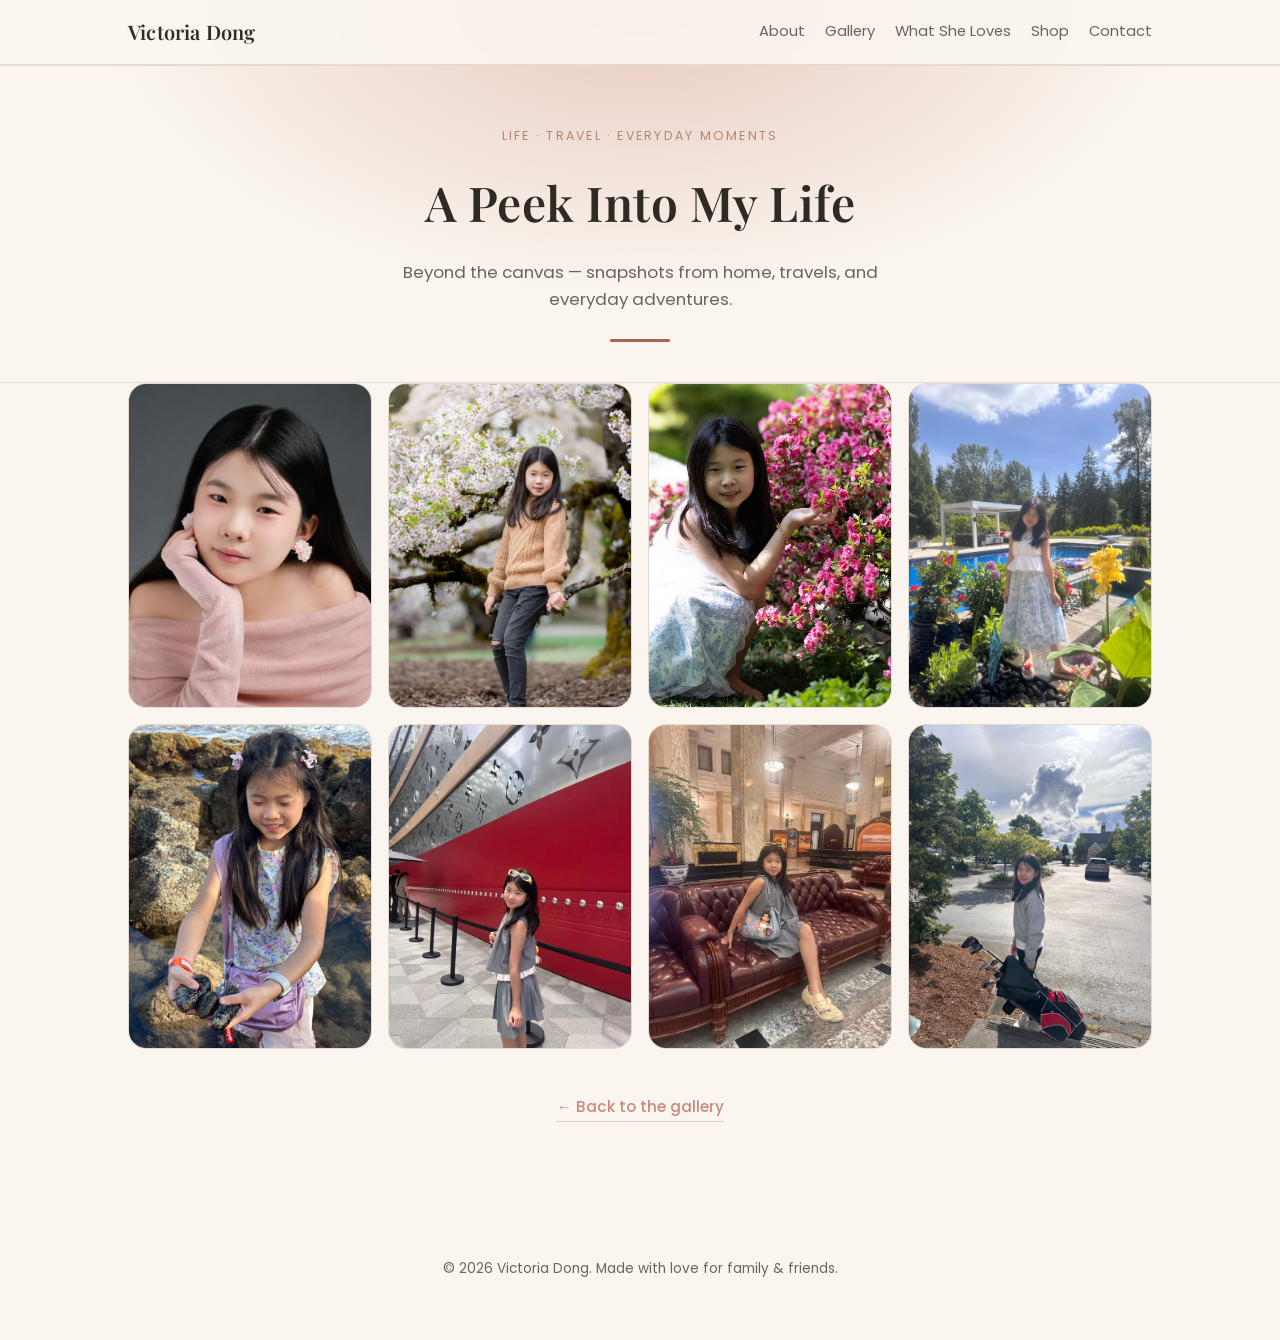
<file: life.html>
<!DOCTYPE html>
<html lang="en">
<head>
  <meta charset="UTF-8">
  <meta name="viewport" content="width=device-width, initial-scale=1.0">
  <meta name="robots" content="noindex, nofollow">
  <title>Victoria's Life &amp; Travels</title>
  <link rel="preconnect" href="https://fonts.googleapis.com">
  <link rel="preconnect" href="https://fonts.gstatic.com" crossorigin>
  <link href="https://fonts.googleapis.com/css2?family=Playfair+Display:wght@600;700&family=Poppins:wght@400;500;600&display=swap" rel="stylesheet">
  <link rel="stylesheet" href="styles.css">
</head>
<body>

  <!-- Site content -->
  <div id="site">

    <header class="site-nav">
      <div class="container">
        <div class="brand"><a href="index.html" style="text-decoration:none; color:inherit;">Victoria Dong</a></div>
        <nav>
          <a href="index.html#about">About</a>
          <a href="index.html#gallery">Gallery</a>
          <a href="index.html#loves">What She Loves</a>
          <a href="shop.html">Shop</a>
          <a href="index.html#contact">Contact</a>
        </nav>
      </div>
    </header>

    <section class="hero" style="padding-top:60px; padding-bottom:40px;">
      <div class="container">
        <div class="eyebrow">Life &middot; Travel &middot; Everyday Moments</div>
        <h1 style="font-size:clamp(2rem, 4vw, 3rem);">A Peek Into My Life</h1>
        <p class="tagline">Beyond the canvas — snapshots from home, travels, and everyday adventures.</p>
        <div class="hero-scribble"></div>
      </div>
    </section>

    <section style="padding-top:0;">
      <div class="container">
        <div class="photo-wall">
          <div class="photo-card"><img src="images/portrait-studio-2.jpg" alt="Victoria portrait"></div>
          <div class="photo-card"><img src="images/cherry-blossom-1.jpg" alt="Victoria under cherry blossoms"></div>
          <div class="photo-card"><img src="images/garden-flowers.jpg" alt="Victoria in the garden"></div>
          <div class="photo-card"><img src="images/backyard-pool.jpg" alt="Victoria at home"></div>
          <div class="photo-card"><img src="images/beach-tidepools.jpg" alt="Victoria exploring tide pools"></div>
          <div class="photo-card"><img src="images/travel-shanghai-1.jpg" alt="Victoria traveling"></div>
          <div class="photo-card"><img src="images/travel-lobby.jpg" alt="Victoria traveling"></div>
          <div class="photo-card"><img src="images/golf-course.jpg" alt="Victoria at the golf course"></div>
        </div>
        <p style="text-align:center; margin-top:40px;"><a href="index.html" class="life-link">&larr; Back to the gallery</a></p>
      </div>
    </section>

    <footer>
      <div class="container">
        &copy; <span id="year"></span> Victoria Dong. Made with love for family &amp; friends.
      </div>
    </footer>

  </div>

  <script src="script.js"></script>
</body>
</html>
</file>
<file: styles.css>
:root {
  --cream: #faf6ef;
  --cream-deep: #f1eadd;
  --ink: #2e2a24;
  --ink-soft: #6b6459;
  --accent: #c98a7d;
  --accent-soft: #e8c9c0;
  --accent-deep: #a8654f;
  --sage: #b8876f;
  --line: #e8d9ce;
  --radius: 18px;
}

.sr-only {
  position: absolute;
  width: 1px;
  height: 1px;
  padding: 0;
  margin: -1px;
  overflow: hidden;
  clip: rect(0, 0, 0, 0);
  white-space: nowrap;
  border: 0;
}

* {
  box-sizing: border-box;
}

html {
  scroll-behavior: smooth;
}

body {
  margin: 0;
  background:
    radial-gradient(ellipse 900px 500px at 50% 0%, var(--accent-soft) 0%, transparent 60%),
    var(--cream);
  color: var(--ink);
  font-family: "Poppins", "Helvetica Neue", Arial, sans-serif;
  line-height: 1.6;
}

h1, h2, h3, .brand {
  font-family: "Playfair Display", Georgia, serif;
  font-weight: 600;
  letter-spacing: 0.01em;
}

a { color: inherit; }

.container {
  max-width: 1080px;
  margin: 0 auto;
  padding: 0 28px;
}

/* ---------- Nav ---------- */
header.site-nav {
  position: sticky;
  top: 0;
  background: rgba(250, 246, 239, 0.9);
  backdrop-filter: blur(6px);
  border-bottom: 1px solid var(--line);
  z-index: 100;
}

.site-nav .container {
  display: flex;
  align-items: center;
  justify-content: space-between;
  flex-wrap: wrap;
  row-gap: 8px;
  padding-top: 16px;
  padding-bottom: 16px;
}

.site-nav .brand {
  font-size: 1.25rem;
  white-space: nowrap;
}

.site-nav nav {
  display: flex;
  flex-wrap: wrap;
  justify-content: flex-end;
  row-gap: 6px;
}

.site-nav nav a {
  text-decoration: none;
  color: var(--ink-soft);
  margin-left: 20px;
  font-size: 0.92rem;
  white-space: nowrap;
  transition: color 0.2s;
}

@media (max-width: 480px) {
  .site-nav nav a { margin-left: 14px; font-size: 0.85rem; }
}

.site-nav nav a:hover { color: var(--ink); }

/* ---------- Hero ---------- */
.hero {
  padding: 90px 0 70px;
  text-align: center;
  position: relative;
}

.hero .eyebrow {
  text-transform: uppercase;
  letter-spacing: 0.18em;
  font-size: 0.78rem;
  color: var(--sage);
  margin-bottom: 18px;
}

.hero h1 {
  font-size: clamp(2.4rem, 5vw, 3.6rem);
  margin: 0 0 18px;
}

.hero-logo {
  max-width: 340px;
  width: 70%;
  height: auto;
  margin: 0 auto 10px;
  display: block;
}

.hero p.tagline {
  color: var(--ink-soft);
  max-width: 520px;
  margin: 0 auto;
  font-size: 1.05rem;
}

.hero-scribble {
  width: 60px;
  height: 3px;
  background: var(--accent-deep);
  border-radius: 3px;
  margin: 26px auto 0;
}

/* ---------- Section shell ---------- */
section {
  padding: 80px 0;
  border-top: 1px solid var(--line);
}

.section-head {
  text-align: center;
  max-width: 620px;
  margin: 0 auto 48px;
}

.section-head .eyebrow {
  text-transform: uppercase;
  letter-spacing: 0.16em;
  font-size: 0.75rem;
  color: var(--sage);
  margin-bottom: 10px;
}

.section-head h2 {
  font-size: 2rem;
  margin: 0 0 12px;
}

.section-head p {
  color: var(--ink-soft);
  font-size: 0.98rem;
}

/* ---------- About ---------- */
.about-text--centered {
  max-width: 640px;
  margin: 0 auto 48px;
  text-align: center;
}

.about-text h3 {
  font-size: 1.3rem;
  margin-bottom: 10px;
}

.about-text p {
  color: var(--ink-soft);
  margin-bottom: 16px;
  text-align: left;
}

.life-link {
  display: inline-block;
  margin-top: 6px;
  color: var(--accent);
  text-decoration: none;
  font-weight: 500;
  font-size: 0.95rem;
  border-bottom: 1px solid var(--accent-soft);
  padding-bottom: 2px;
}

.life-link:hover {
  color: var(--ink);
  border-color: var(--ink);
}

.about-grid {
  display: grid;
  grid-template-columns: 1.1fr 1fr;
  gap: 48px;
  align-items: center;
}

.portrait-frame {
  aspect-ratio: 3/4;
  border-radius: var(--radius);
  overflow: hidden;
  border: 1px solid var(--line);
  background: linear-gradient(160deg, var(--cream-deep), var(--accent-soft));
}

.portrait-frame img {
  width: 100%;
  height: 100%;
  object-fit: cover;
  display: block;
}

@media (max-width: 760px) {
  .about-grid { grid-template-columns: 1fr; }
}

.photo-wall {
  display: grid;
  grid-template-columns: repeat(4, 1fr);
  gap: 16px;
}

.photo-card {
  aspect-ratio: 3/4;
  border-radius: var(--radius);
  background: linear-gradient(160deg, var(--cream-deep), var(--accent-soft));
  overflow: hidden;
  border: 1px solid var(--line);
}

.photo-card img {
  width: 100%;
  height: 100%;
  object-fit: cover;
  display: block;
}

@media (max-width: 900px) {
  .photo-wall { grid-template-columns: repeat(3, 1fr); }
}

@media (max-width: 600px) {
  .photo-wall { grid-template-columns: repeat(2, 1fr); }
}

/* ---------- Gallery ---------- */
.gallery-grid {
  display: grid;
  grid-template-columns: repeat(auto-fill, minmax(230px, 1fr));
  gap: 26px;
}

.art-card {
  background: #fff;
  border: 1px solid var(--line);
  border-radius: var(--radius);
  overflow: hidden;
  transition: transform 0.25s ease, box-shadow 0.25s ease;
}

.art-card:hover {
  transform: translateY(-4px);
  box-shadow: 0 14px 30px rgba(60, 50, 30, 0.10);
}

.art-thumb {
  aspect-ratio: 1/1;
  background: linear-gradient(150deg, var(--cream-deep), #fff);
  display: flex;
  align-items: center;
  justify-content: center;
  color: var(--ink-soft);
  font-size: 0.85rem;
  border-bottom: 1px solid var(--line);
  overflow: hidden;
}

.art-thumb img {
  width: 100%;
  height: 100%;
  object-fit: cover;
  display: block;
  cursor: zoom-in;
  transition: transform 0.3s ease;
}

.art-thumb img:hover {
  transform: scale(1.04);
}

/* ---------- Lightbox ---------- */
.lightbox {
  position: fixed;
  inset: 0;
  background: rgba(20, 16, 12, 0.9);
  display: none;
  align-items: center;
  justify-content: center;
  flex-direction: column;
  z-index: 1000;
  padding: 40px 20px;
}

.lightbox.open {
  display: flex;
}

.lightbox-img {
  max-width: 100%;
  max-height: 80vh;
  border-radius: 10px;
  box-shadow: 0 20px 60px rgba(0, 0, 0, 0.5);
}

.lightbox-caption {
  color: #fff;
  margin-top: 16px;
  font-size: 0.95rem;
  text-align: center;
}

.lightbox-close {
  position: absolute;
  top: 20px;
  right: 28px;
  background: none;
  border: none;
  color: #fff;
  font-size: 2.2rem;
  line-height: 1;
  cursor: pointer;
  padding: 4px 10px;
}

.art-info {
  padding: 14px 16px 18px;
}

.art-info .medium-tag {
  display: inline-block;
  font-size: 0.7rem;
  text-transform: uppercase;
  letter-spacing: 0.08em;
  color: var(--accent);
  background: var(--accent-soft);
  padding: 3px 10px;
  border-radius: 20px;
  margin-bottom: 8px;
}

.art-info h4 {
  margin: 0;
  font-size: 1rem;
  font-family: "Poppins", sans-serif;
  font-weight: 600;
}

.art-info .award {
  margin: 8px 0 0;
  font-size: 0.82rem;
  color: var(--ink-soft);
  line-height: 1.5;
}

.art-info .note {
  margin: 8px 0 0;
  font-size: 0.82rem;
  color: var(--ink-soft);
  font-style: italic;
  line-height: 1.5;
}

/* ---------- Interests ---------- */
.interest-grid {
  display: grid;
  grid-template-columns: repeat(auto-fill, minmax(240px, 1fr));
  gap: 22px;
}

.interest-card {
  background: #fff;
  border: 1px solid var(--line);
  border-radius: var(--radius);
  padding: 26px 22px;
}

.interest-card .icon {
  font-size: 1.6rem;
  margin-bottom: 12px;
  display: inline-block;
}

.interest-card h3 {
  font-size: 1.05rem;
  margin: 0 0 8px;
}

.interest-card p {
  color: var(--ink-soft);
  font-size: 0.92rem;
  margin: 0;
}

/* ---------- Contact ---------- */
.contact-btn {
  display: inline-block;
  padding: 14px 32px;
  border-radius: 30px;
  background: linear-gradient(135deg, var(--accent), var(--accent-deep));
  color: #fff;
  text-decoration: none;
  font-weight: 500;
  font-size: 1rem;
  box-shadow: 0 8px 20px rgba(168, 101, 79, 0.25);
  transition: transform 0.2s ease, box-shadow 0.2s ease;
}

.contact-btn:hover {
  transform: translateY(-2px);
  box-shadow: 0 12px 26px rgba(168, 101, 79, 0.32);
}

/* ---------- Footer ---------- */
footer {
  padding: 40px 0 60px;
  text-align: center;
  color: var(--ink-soft);
  font-size: 0.85rem;
}
</file>
